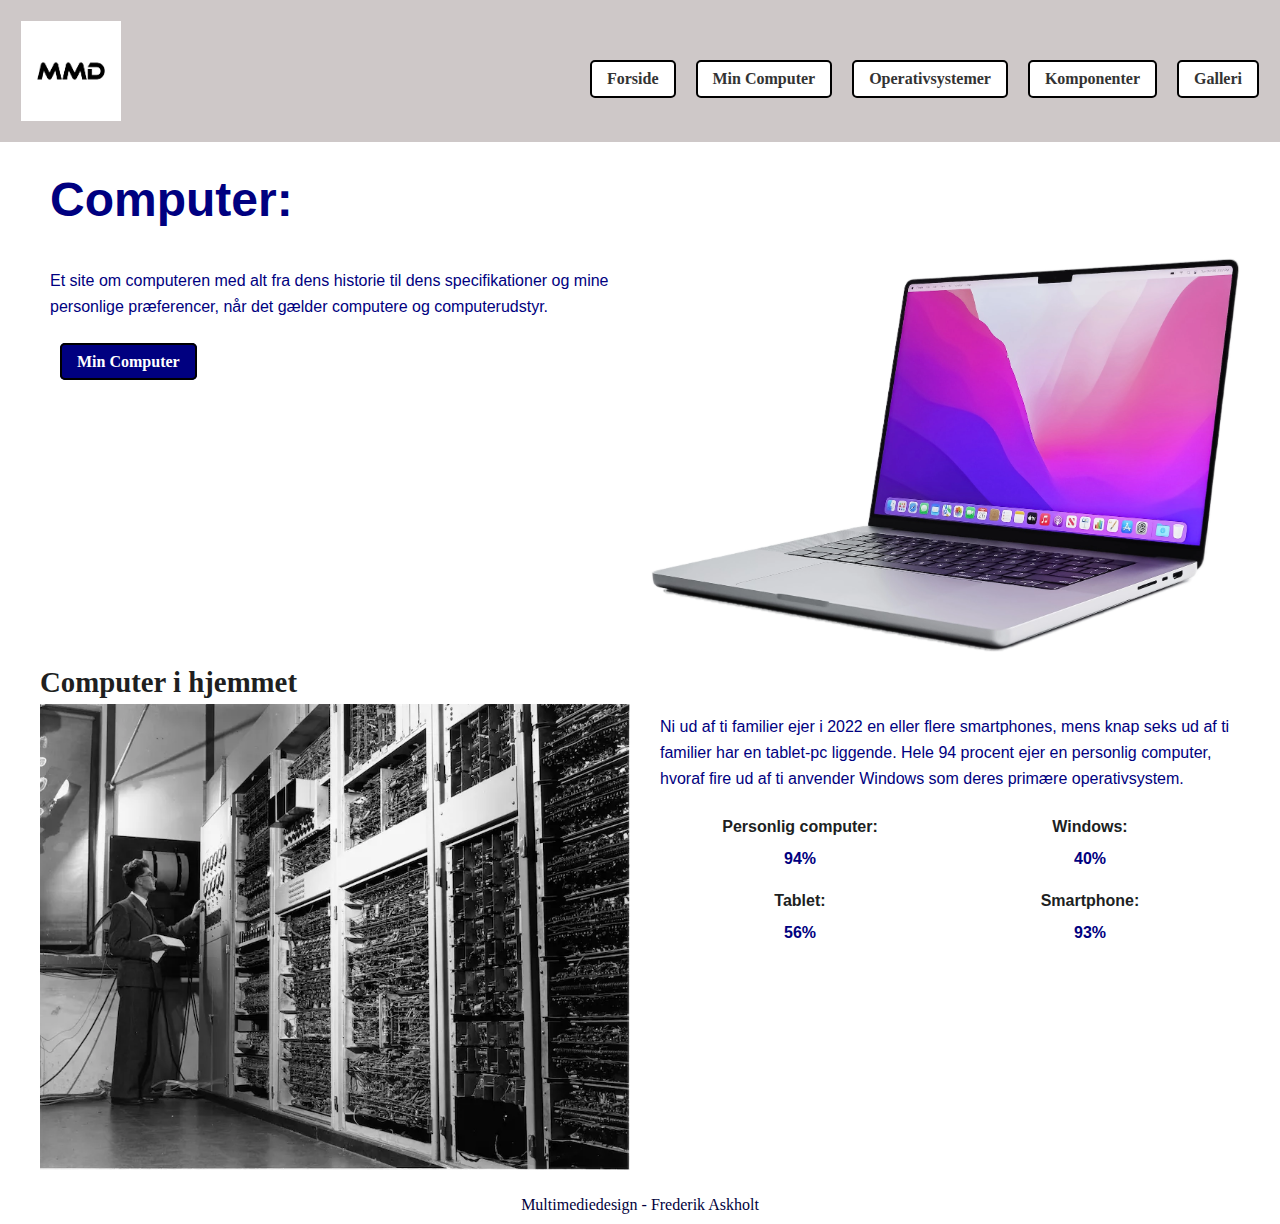
<file: index.html>
<!DOCTYPE html>
<html lang="da">
  <head>
    <meta charset="UTF-8" />
    <meta name="viewport" content="width=device-width, initial-scale=1.0" />
    <meta name="robots" content="noindex" />
    <title>Forside</title>
    <link rel="stylesheet" href="generel.css" />
    <link rel="stylesheet" href="layout.css" />
  </head>
  <body>
    <header>
      <div class="logo">
        <a href="/">
          <img src="menu-web/menu-mmd.jpeg" alt="Logo" />
        </a>
      </div>
      <nav>
        <ul class="menu">
          <li><a href="index.html">Forside </a></li>
          <li><a href="min_computer.html">Min Computer </a></li>
          <li><a href="operativsystemer.html">Operativsystemer </a></li>
          <li><a href="komponenter.html">Komponenter </a></li>
          <li><a href="galleri.html">Galleri </a></li>
        </ul>
      </nav>
    </header>

    <main>
      <h1>Computer:</h1>
      <section class="grid_2-1">
        <div>
          <p>
            Et site om computeren med alt fra dens historie til dens
            specifikationer og mine personlige præferencer, når det gælder
            computere og computerudstyr.
          </p>
          <div class="min_computer">
            <a href="min_computer.html">Min Computer</a>
          </div>
        </div>
        <div>
          <img src="imgs/computer-cutout.webp" alt="Macbook" />
        </div>
      </section>
      <h2>Computer i hjemmet</h2>
      <section class="grid_1-1">
        <div>
          <p>
            Ni ud af ti familier ejer i 2022 en eller flere smartphones, mens
            knap seks ud af ti familier har en tablet-pc liggende. Hele 94
            procent ejer en personlig computer, hvoraf fire ud af ti anvender
            Windows som deres primære operativsystem.
          </p>
          <dl class="grid_1-1">
            <div>
              <dt>Personlig computer:</dt>
              <dd>94%</dd>
            </div>
            <div>
              <dt>Windows:</dt>
              <dd>40%</dd>
            </div>
            <div>
              <dt>Tablet:</dt>
              <dd>56%</dd>
            </div>
            <div>
              <dt>Smartphone:</dt>
              <dd>93%</dd>
            </div>
          </dl>
        </div>
        <div class="order">
          <img src="imgs/computer-old.webp" alt="old computer" />
        </div>
      </section>
    </main>

    <footer>Multimediedesign - Frederik Askholt</footer>
  </body>
</html>
</file>
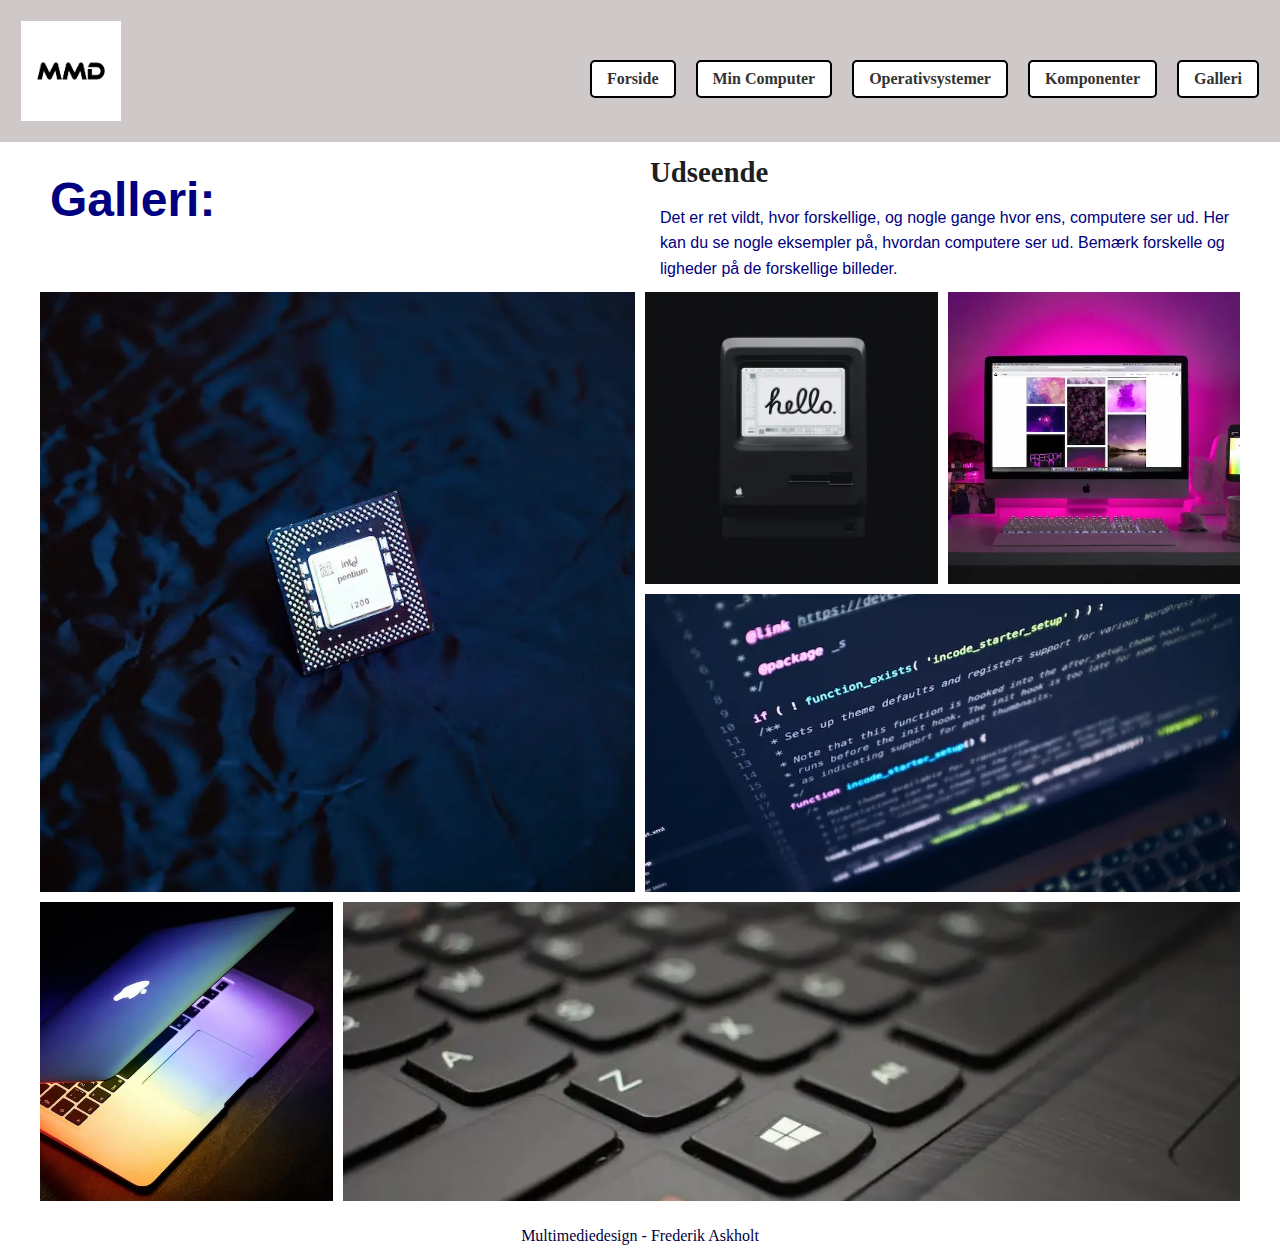
<file: galleri.html>
<!DOCTYPE html>
<html lang="da">
  <head>
    <meta charset="UTF-8" />
    <meta name="viewport" content="width=device-width, initial-scale=1.0" />
    <meta name="robots" content="noindex" />
    <title>Galleri</title>
    <link rel="stylesheet" href="generel.css" />
    <link rel="stylesheet" href="layout.css" />
  </head>
  <body>
    <header>
      <div class="logo">
        <a href="/">
          <img src="menu-web/menu-mmd.jpeg" alt="Logo" />
        </a>
      </div>
      <nav>
        <ul class="menu">
          <li><a href="index.html">Forside </a></li>
          <li><a href="min_computer.html">Min Computer </a></li>
          <li><a href="operativsystemer.html">Operativsystemer </a></li>
          <li><a href="komponenter.html">Komponenter </a></li>
          <li><a href="galleri.html">Galleri </a></li>
        </ul>
      </nav>
    </header>

    <main>
      <div class="grid_1-1">
        <div>
          <h1>Galleri:</h1>
        </div>
        <div>
          <h2>Udseende</h2>
          <p>
            Det er ret vildt, hvor forskellige, og nogle gange hvor ens,
            computere ser ud. Her kan du se nogle eksempler på, hvordan
            computere ser ud. Bemærk forskelle og ligheder på de forskellige
            billeder.
          </p>
        </div>
      </div>
      <div class="grid_1-1-1-1">
        <img class="box_4" src="imgs/galleri/intel-chip.webp" alt="Intelchip" />

        <img class="box_1" src="imgs/galleri/apple-84.webp" alt="apple" />

        <img
          class="box_3"
          src="imgs/galleri/desktop-setup.webp"
          alt="desktop-setup"
        />

        <img class="box_2" src="imgs/galleri/code.webp" alt="code" />

        <img class="box_6" src="imgs/galleri/macbook.webp" alt="macbook" />

        <img class="box_5" src="imgs/galleri/keyboard.webp" alt="keyboard" />
      </div>
    </main>

    <footer>Multimediedesign - Frederik Askholt</footer>
  </body>
</html>
</file>
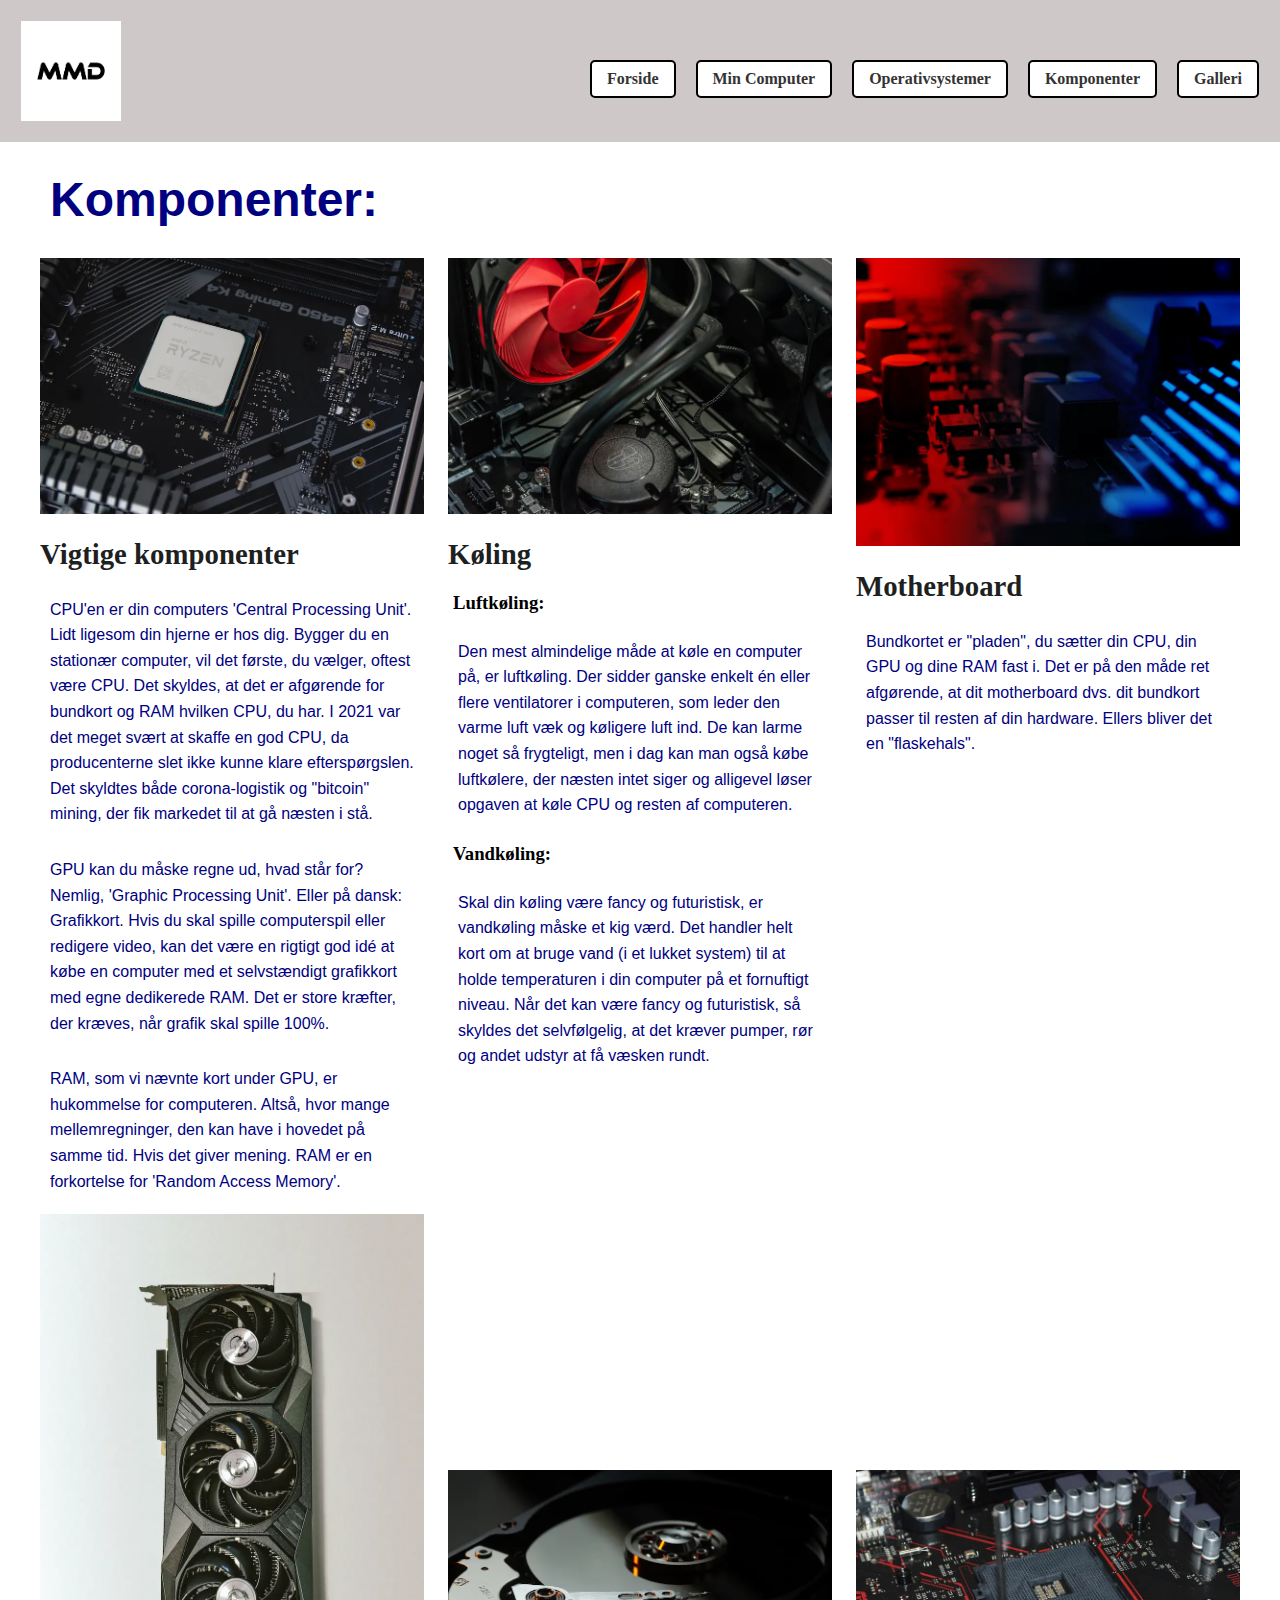
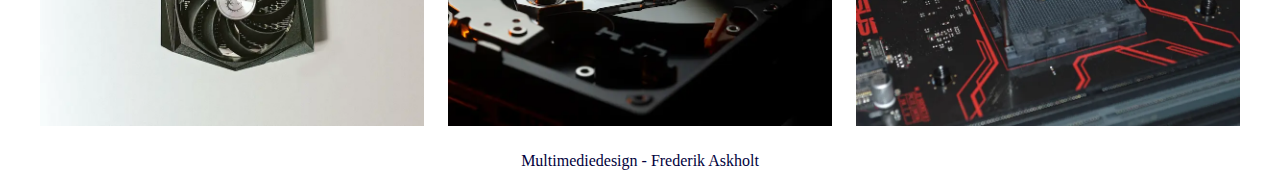
<file: komponenter.html>
<!DOCTYPE html>
<html lang="da">
  <head>
    <meta charset="UTF-8" />
    <meta name="viewport" content="width=device-width, initial-scale=1.0" />
    <meta name="robots" content="noindex" />
    <title>Komponenter</title>
    <link rel="stylesheet" href="generel.css" />
    <link rel="stylesheet" href="layout.css" />
  </head>
  <body>
    <header>
      <div class="logo">
        <a href="/">
          <img src="menu-web/menu-mmd.jpeg" alt="Logo" />
        </a>
      </div>
        <ul class="menu">
          <li><a href="index.html">Forside </a></li>
          <li><a href="min_computer.html">Min Computer </a></li>
          <li><a href="operativsystemer.html">Operativsystemer </a></li>
          <li><a href="komponenter.html">Komponenter </a></li>
          <li><a href="galleri.html">Galleri </a></li>
        </ul>
      </nav>
    </header>

    <main>
      <h1>Komponenter:</h1>
      <div class="grid_1-1-1">
        <div class="flex_col">
          <img src="imgs/komponenter/processor.webp" alt="processor"/>
          <h2>Vigtige komponenter</h2>
          <p>
            CPU'en er din computers 'Central Processing Unit'. Lidt
            ligesom din hjerne er hos dig. Bygger du en stationær
            computer, vil det første, du vælger, oftest være CPU.
            Det skyldes, at det er afgørende for bundkort og RAM
            hvilken CPU, du har. I 2021 var det meget svært at
            skaffe en god CPU, da producenterne slet ikke kunne
            klare efterspørgslen. Det skyldtes både corona-logistik
            og "bitcoin" mining, der fik markedet til at gå næsten i
            stå. 
          </p>
          <p>
            GPU kan du måske regne ud, hvad står for? Nemlig,
            'Graphic Processing Unit'. Eller på dansk: Grafikkort.
            Hvis du skal spille computerspil eller redigere video,
            kan det være en rigtigt god idé at købe en computer med
            et selvstændigt grafikkort med egne dedikerede RAM. Det
            er store kræfter, der kræves, når grafik skal spille
            100%.
          </p>
          <p>
            RAM, som vi nævnte kort under GPU, er hukommelse for
            computeren. Altså, hvor mange mellemregninger, den kan
            have i hovedet på samme tid. Hvis det giver mening. RAM
            er en forkortelse for 'Random Access Memory'.
          </p>
          <img src="imgs/komponenter/grafikkort.webp" alt="grafikkort"/>
        </div>
        <div class="flex_col">
          <img src="imgs/komponenter/luft.webp" alt="luft" />
          <h2>Køling</h2>
          <h3>Luftkøling:</h3>
          <p>
            Den mest almindelige måde at køle en computer på, er
            luftkøling. Der sidder ganske enkelt én eller flere
            ventilatorer i computeren, som leder den varme luft væk
            og køligere luft ind. De kan larme noget så frygteligt,
            men i dag kan man også købe luftkølere, der næsten intet
           siger og alligevel løser opgaven at køle CPU og resten
            af computeren.
          </p>
          <h3>Vandkøling:</h3>
          <p>
            Skal din køling være fancy og futuristisk, er vandkøling
            måske et kig værd. Det handler helt kort om at bruge
            vand (i et lukket system) til at holde temperaturen i
            din computer på et fornuftigt niveau. Når det kan være
            fancy og futuristisk, så skyldes det selvfølgelig, at
            det kræver pumper, rør og andet udstyr at få væsken
            rundt.
          </p> 
          <img src="imgs/komponenter/vand.webp" alt="vand" />
        </div>
        <div class="flex_col">
          <img src="imgs/komponenter/motherboard1.webp" alt="motherboard" />
          <h2>Motherboard</h2>
          <p>
            Bundkortet er "pladen", du sætter din CPU, din GPU og
            dine RAM fast i. Det er på den måde ret afgørende, at
            dit motherboard dvs. dit bundkort passer til resten af
            din hardware. Ellers bliver det en "flaskehals".
          </p>
          <img src="imgs/komponenter/motherboard2.webp" alt="motherboard2" />
        </div>
       </div>
    </main>

    <footer>
      Multimediedesign - Frederik Askholt
    </footer>
  </body>
</html>
</file>
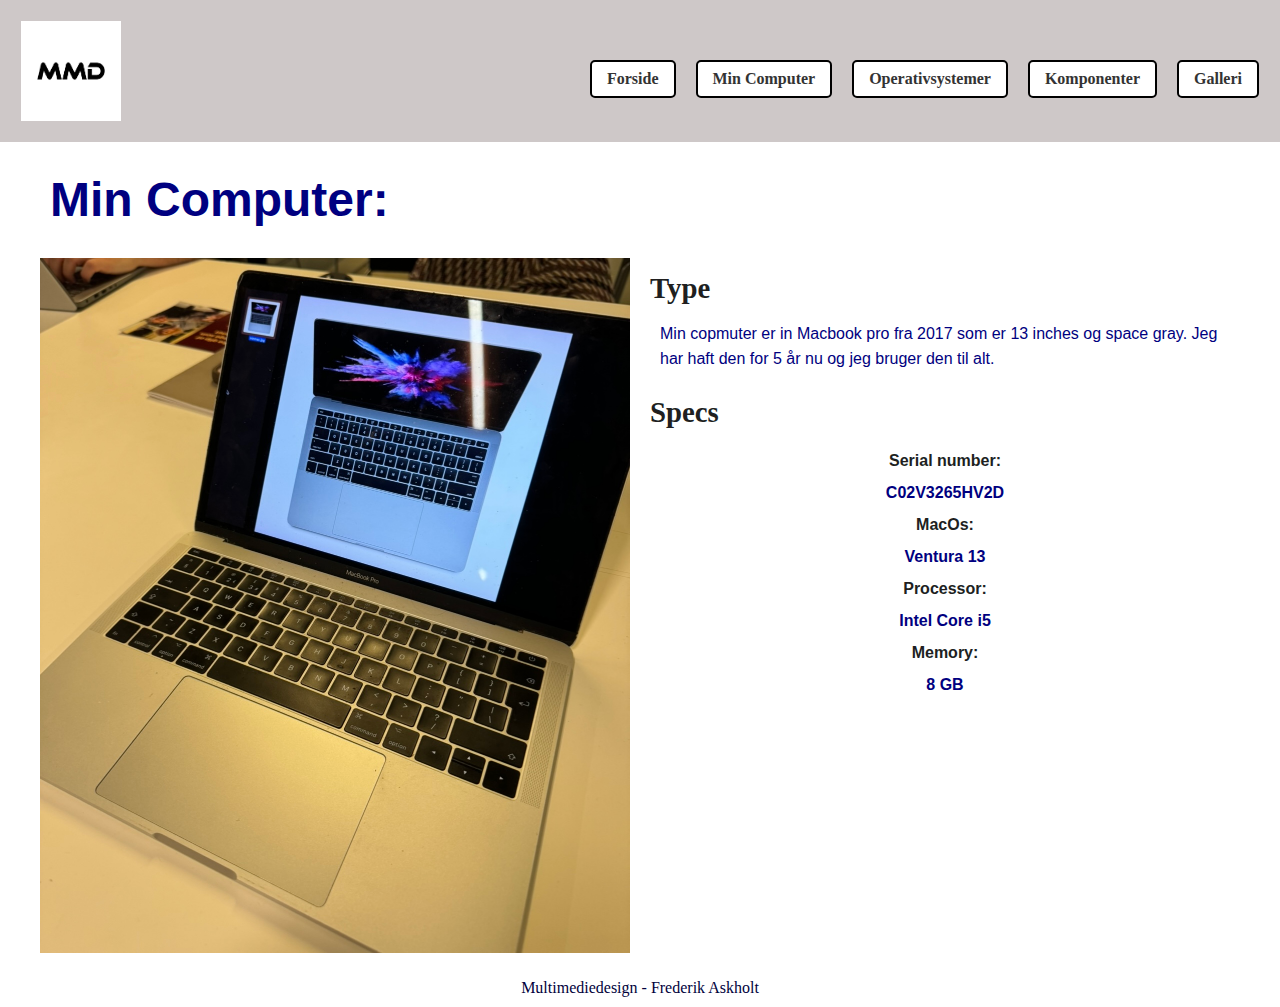
<file: min_computer.html>
<!DOCTYPE html>
<html lang="da">
  <head>
    <meta charset="UTF-8" />
    <meta name="viewport" content="width=device-width, initial-scale=1.0" />
    <meta name="robots" content="noindex" />
    <title>Min computer</title>
    <link rel="stylesheet" href="generel.css" />
    <link rel="stylesheet" href="layout.css" />
  </head>
  <body>
    <header>
      <div class="logo">
        <a href="/">
          <img src="menu-web/menu-mmd.jpeg" alt="Logo" />
        </a>
      </div>
      <nav>
        <ul class="menu">
          <li><a href="index.html">Forside </a></li>
          <li><a href="min_computer.html">Min Computer </a></li>
          <li><a href="operativsystemer.html">Operativsystemer </a></li>
          <li><a href="komponenter.html">Komponenter </a></li>
          <li><a href="galleri.html">Galleri </a></li>
        </ul>
      </nav>
    </header>

    <main>
      <h1>Min Computer:</h1>
      <div class="grid_1-1">
        <div>
          <img src="imgs/fredsmac.jpg" alt="Mac" />
        </div>
        <div>
          <h2>Type</h2>
          <p>
            Min copmuter er in Macbook pro fra 2017 som er 13 inches og space
            gray. Jeg har haft den for 5 år nu og jeg bruger den til alt.
          </p>
          <h2>Specs</h2>
          <dl>
            <dt>Serial number:</dt>
            <dd>C02V3265HV2D</dd>
            <dt>MacOs:</dt>
            <dd>Ventura 13</dd>
            <dt>Processor:</dt>
            <dd>Intel Core i5</dd>
            <dt>Memory:</dt>
            <dd>8 GB</dd>
          </dl>
        </div>
      </div>
    </main>

    <footer>Multimediedesign - Frederik Askholt</footer>
  </body>
</html>
</file>
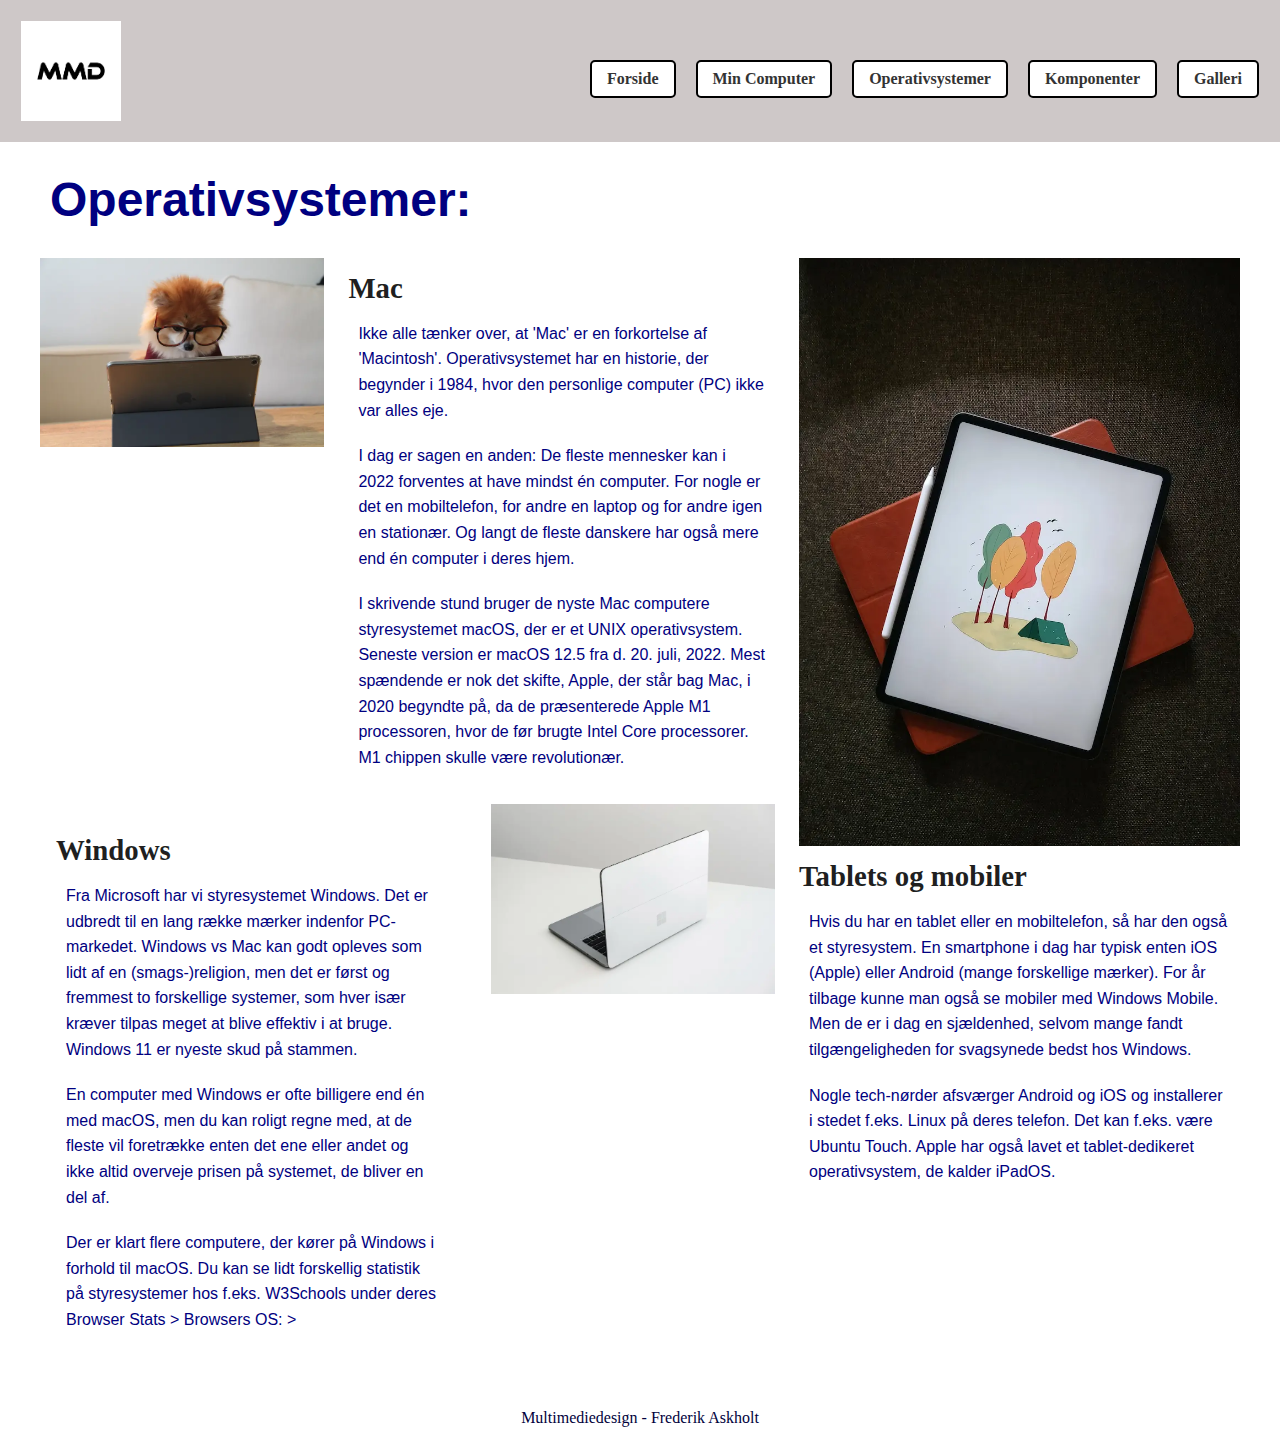
<file: operativsystemer.html>
<!DOCTYPE html>
<html lang="da">
  <head>
    <meta charset="UTF-8" />
    <meta name="viewport" content="width=device-width, initial-scale=1.0" />
    <meta name="robots" content="noindex" />
    <title>Operativesystemer</title>
    <link rel="stylesheet" href="generel.css" />
    <link rel="stylesheet" href="layout.css" />
  </head>
  <body>
    <header>
      <div class="logo">
        <a href="/">
          <img src="menu-web/menu-mmd.jpeg" alt="Logo" />
        </a>
      </div>
      <nav>
        <ul class="menu">
          <li><a href="index.html">Forside </a></li>
          <li><a href="min_computer.html">Min Computer </a></li>
          <li><a href="operativsystemer.html">Operativsystemer </a></li>
          <li><a href="komponenter.html">Komponenter </a></li>
          <li><a href="galleri.html">Galleri </a></li>
        </ul>
      </nav>
    </header>

    <main>
      <h1>Operativsystemer:</h1>
      <div class="grid_5-3">
        <div>
          <div class="grid_2-3">
            <img src="imgs/mac.webp" alt="Hund med Computer" />
            <div>
              <h2>Mac</h2>
              <p>
                Ikke alle tænker over, at 'Mac' er en forkortelse af
                'Macintosh'. Operativsystemet har en historie, der begynder i
                1984, hvor den personlige computer (PC) ikke var alles eje.
              </p>
              <p>
                I dag er sagen en anden: De fleste mennesker kan i 2022
                forventes at have mindst én computer. For nogle er det en
                mobiltelefon, for andre en laptop og for andre igen en
                stationær. Og langt de fleste danskere har også mere end én
                computer i deres hjem.
              </p>
              <p>
                I skrivende stund bruger de nyste Mac computere styresystemet
                macOS, der er et UNIX operativsystem. Seneste version er macOS
                12.5 fra d. 20. juli, 2022. Mest spændende er nok det skifte,
                Apple, der står bag Mac, i 2020 begyndte på, da de præsenterede
                Apple M1 processoren, hvor de før brugte Intel Core processorer.
                M1 chippen skulle være revolutionær.
              </p>
            </div>
          </div>
          <div class="grid_3-2">
            <div class="order">
              <h2>Windows</h2>
              <p>
                Fra Microsoft har vi styresystemet Windows. Det er udbredt til
                en lang række mærker indenfor PC-markedet. Windows vs Mac kan
                godt opleves som lidt af en (smags-)religion, men det er først
                og fremmest to forskellige systemer, som hver især kræver tilpas
                meget at blive effektiv i at bruge. Windows 11 er nyeste skud på
                stammen.
              </p>
              <p>
                En computer med Windows er ofte billigere end én med macOS, men
                du kan roligt regne med, at de fleste vil foretrække enten det
                ene eller andet og ikke altid overveje prisen på systemet, de
                bliver en del af.
              </p>
              <p>
                Der er klart flere computere, der kører på Windows i forhold til
                macOS. Du kan se lidt forskellig statistik på styresystemer hos
                f.eks. W3Schools under deres Browser Stats > Browsers OS: >
              </p>
            </div>
            <img src="imgs/windows.webp" alt="Windows computer" />
          </div>
        </div>
        <div>
          <img src="imgs/tablet.webp" alt="tablet" />
          <h2>Tablets og mobiler</h2>
          <p>
            Hvis du har en tablet eller en mobiltelefon, så har den også et
            styresystem. En smartphone i dag har typisk enten iOS (Apple) eller
            Android (mange forskellige mærker). For år tilbage kunne man også se
            mobiler med Windows Mobile. Men de er i dag en sjældenhed, selvom
            mange fandt tilgængeligheden for svagsynede bedst hos Windows.
          </p>
          <p>
            Nogle tech-nørder afsværger Android og iOS og installerer i stedet
            f.eks. Linux på deres telefon. Det kan f.eks. være Ubuntu Touch.
            Apple har også lavet et tablet-dedikeret operativsystem, de kalder
            iPadOS.
          </p>
        </div>
      </div>
    </main>

    <footer>Multimediedesign - Frederik Askholt</footer>
  </body>
</html>
</file>
<file: layout.css>
* {
  margin: 0;
  padding: 0;
  box-sizing: border-box;
}

img {
  width: 100%;
  height: auto;
  display: block;
}

@media (width >=600px) {
  .grid_2-1 {
    display: grid;
    grid-template-columns: 1fr 1fr;
    gap: 20px;
    align-items: start;
  }

  .grid_1-1 {
    display: grid;
    grid-template-columns: 1fr 1fr;
    gap: 20px;
  }

  dl.grid_1-1 {
    display: grid;
    grid-template-columns: 1fr 1fr;
    gap: 10px;
  }

  .order {
    margin-top: 0;
    order: -1;
  }
  .grid_5-3 {
    display: grid;
    grid-template-columns: 5fr 3fr;
    gap: 24px;
    align-items: start;
  }

  .grid_2-3 {
    display: grid;
    grid-template-columns: 2fr 3fr;
    gap: 24px;
    margin-bottom: 24px;
    align-items: start;
  }

  .grid_3-2 {
    display: grid;
    grid-template-columns: 3fr 2fr;
    gap: 24px;
    margin-bottom: 24px;
    align-items: start;
  }
  .grid_3-2 .order {
    order: -1;
    padding: 1rem;
  }
  .grid_1-1-1 {
    display: grid;
    grid-template-columns: 1fr 1fr 1fr;
    gap: 24px;
  }

  .flex_col {
    display: flex;
    flex-direction: column;
    gap: 10px;
  }

  .flex_col :last-child {
    margin-top: auto;
  }
  .grid_1-1-1-1 {
    display: grid;
    grid-template-columns: 1fr 1fr 1fr 1fr;
    gap: 10px;
  }

  .box_4 {
    grid-column: 1 / 3;
    grid-row: 1 / 3;
  }
  .box_1 {
    grid-column: 3 / 4;
    grid-row: 1 / 2;
  }
  .box_3 {
    grid-column: 4 / 5;
    grid-row: 1 / 2;
  }
  .box_2 {
    grid-column: 3 / span 2;
    grid-row: 2 / 2;
  }
  .box_6 {
    grid-column: 1 / 1;
  }
  .box_5 {
    grid-column: 2 / span 3;
    grid-row: 3 / 3;
  }

  .grid_1-1-1-1 img {
    object-fit: cover;
    height: 100%;
  }
}

@media (max-width: 600px) {
  header {
    flex-direction: column;
    align-items: flex-start;
    padding: 10px;
  }
  .logo img {
    width: 70px;
    height: 70px;
  }
  nav {
    width: 100%;
  }
  .menu {
    flex-direction: column;
    width: 100%;
  }
  .menu li {
    margin: 0 0 10px 0;
  }
  .menu a {
    padding: 10px 0;
    text-align: left;
    width: 100%;
  }
}
</file>
<file: generel.css>
/*************** Reset *********************/
* {
  margin: 0;
  padding: 0;
  box-sizing: border-box;
}

img {
  width: 100%;
  height: auto;
  display: block;
  margin: 0 auto;
}
img {
  width: 500px;
  height: auto;
  display: flex;
}

main {
  max-width: 1200px;
  margin: 0 auto;
}
header {
  position: sticky;
  top: 0;
  display: flex;
  justify-content: space-between;
  align-items: center;
  padding: 21px;
  background-color: rgb(206, 200, 200);
  box-shadow: white;
}

h1 {
  font-family: Arial, Helvetica, sans-serif;
  color: navy;
  line-height: 2;
  padding: 10px;
  font-size: 3rem;
}
h2 {
  font-family: "Lucida Sans", "Lucida Sans Regular", "Lucida Grande",
    "Lucida Sans Unicode", Geneva, Verdana, sans-serif Impact, Haettenschweiler,
    "Arial Narrow Bold", sans-serif;
  line-height: 1;
  padding-top: 1rem;
  padding-bottom: 0.5rem;
  color: rgb(32, 31, 31);
  font-size: 1.8rem;
}
h3 {
  padding: 5px;
  text-decoration: italic;
}

.logo img {
  width: 100px;
  height: 100px;
  padding: 0;
}

nav {
  display: flex;
  align-items: center;
}

.menu {
  display: flex;
  list-style: none;
  margin: 0;
  padding: 0;
}

.menu li {
  margin-right: 20px;
}

.menu li:last-child {
  margin-right: 0;
}

.menu a {
  display: block;
  padding: 10px;
  color: #333333;
  text-decoration: none;
  transition: color 0.3s;
  text-align: end;
  border: 2px solid black;
  padding: 8px 15px;
  background-color: white;
  border-radius: 5px;
}

.menu a:hover {
  color: rgb(255, 255, 255);
  background-color: navy;
}

.min_computer a {
  background-color: navy;
  color: white;
  border: 2px solid black;
  padding: 8px 15px;
  text-decoration: none;
  border-radius: 5px;
  margin-left: 20px;
}
.min_computer {
  margin-top: 1.5rem;
}
.min_computer a:hover {
  background-color: rgb(255, 255, 255);
}

p {
  font-family: Arial, Helvetica, sans-serif;
  line-height: 1.6;
  padding: 10px;
  text-wrap: pretty;
  color: navy;
  font-size: 1rem;
}
dl {
  line-height: 2;
  padding: 10px;
  font-size: 1rem;
  font-weight: bold;
  color: rgb(32, 31, 31);
  text-align: center;
  font-family: "saira", sans-serif;
}
dd {
  font-weight: bold;
  font-size: 1rem;
  color: navy;
  text-decoration: none;
  border-radius: 5px;
  text-align: center;
}

a {
  color: rgb(32, 31, 31);
  text-decoration: none;
  font-weight: 600;
  margin-top: 1rem;
}

a:hover {
  color: black;
}

footer {
  border: 5px;
  padding: 10px;
  margin-top: 1rem;
  color: rgb(1, 1, 60);
  text-align: center;
}
</file>
